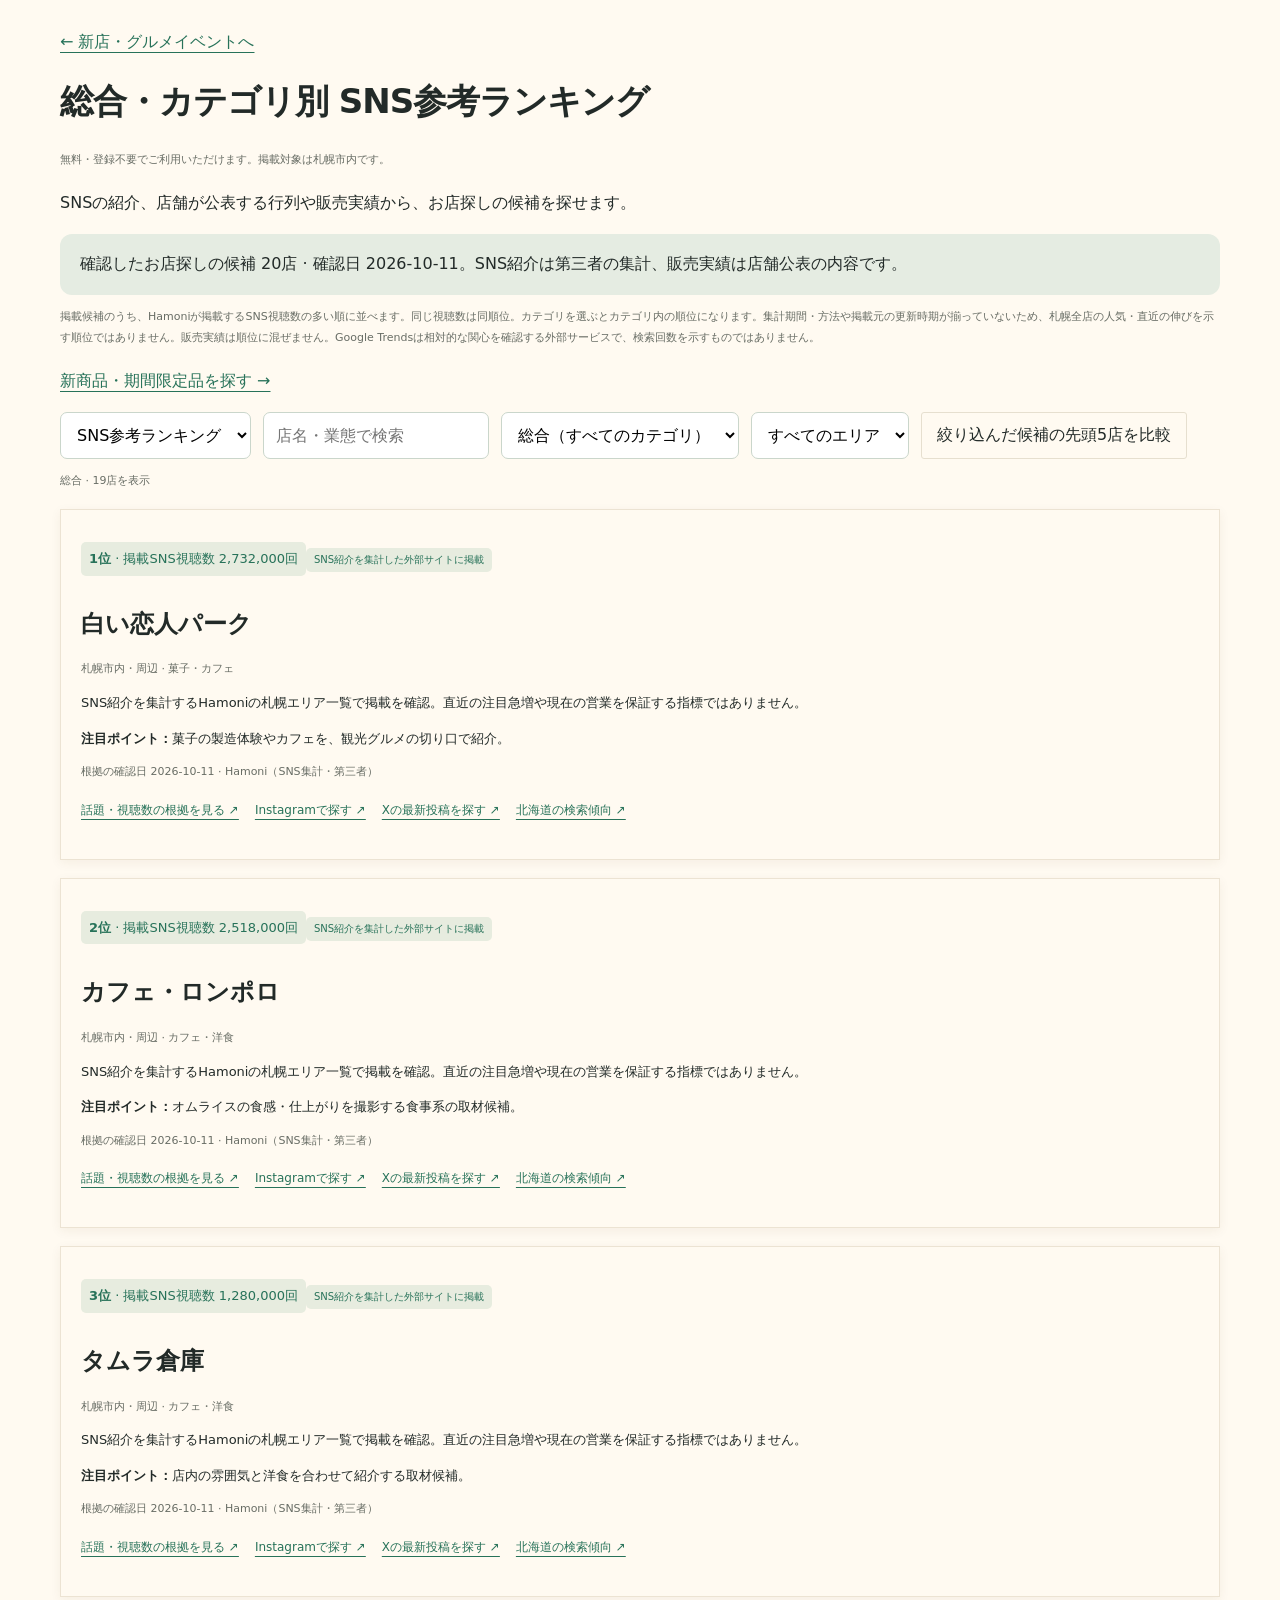
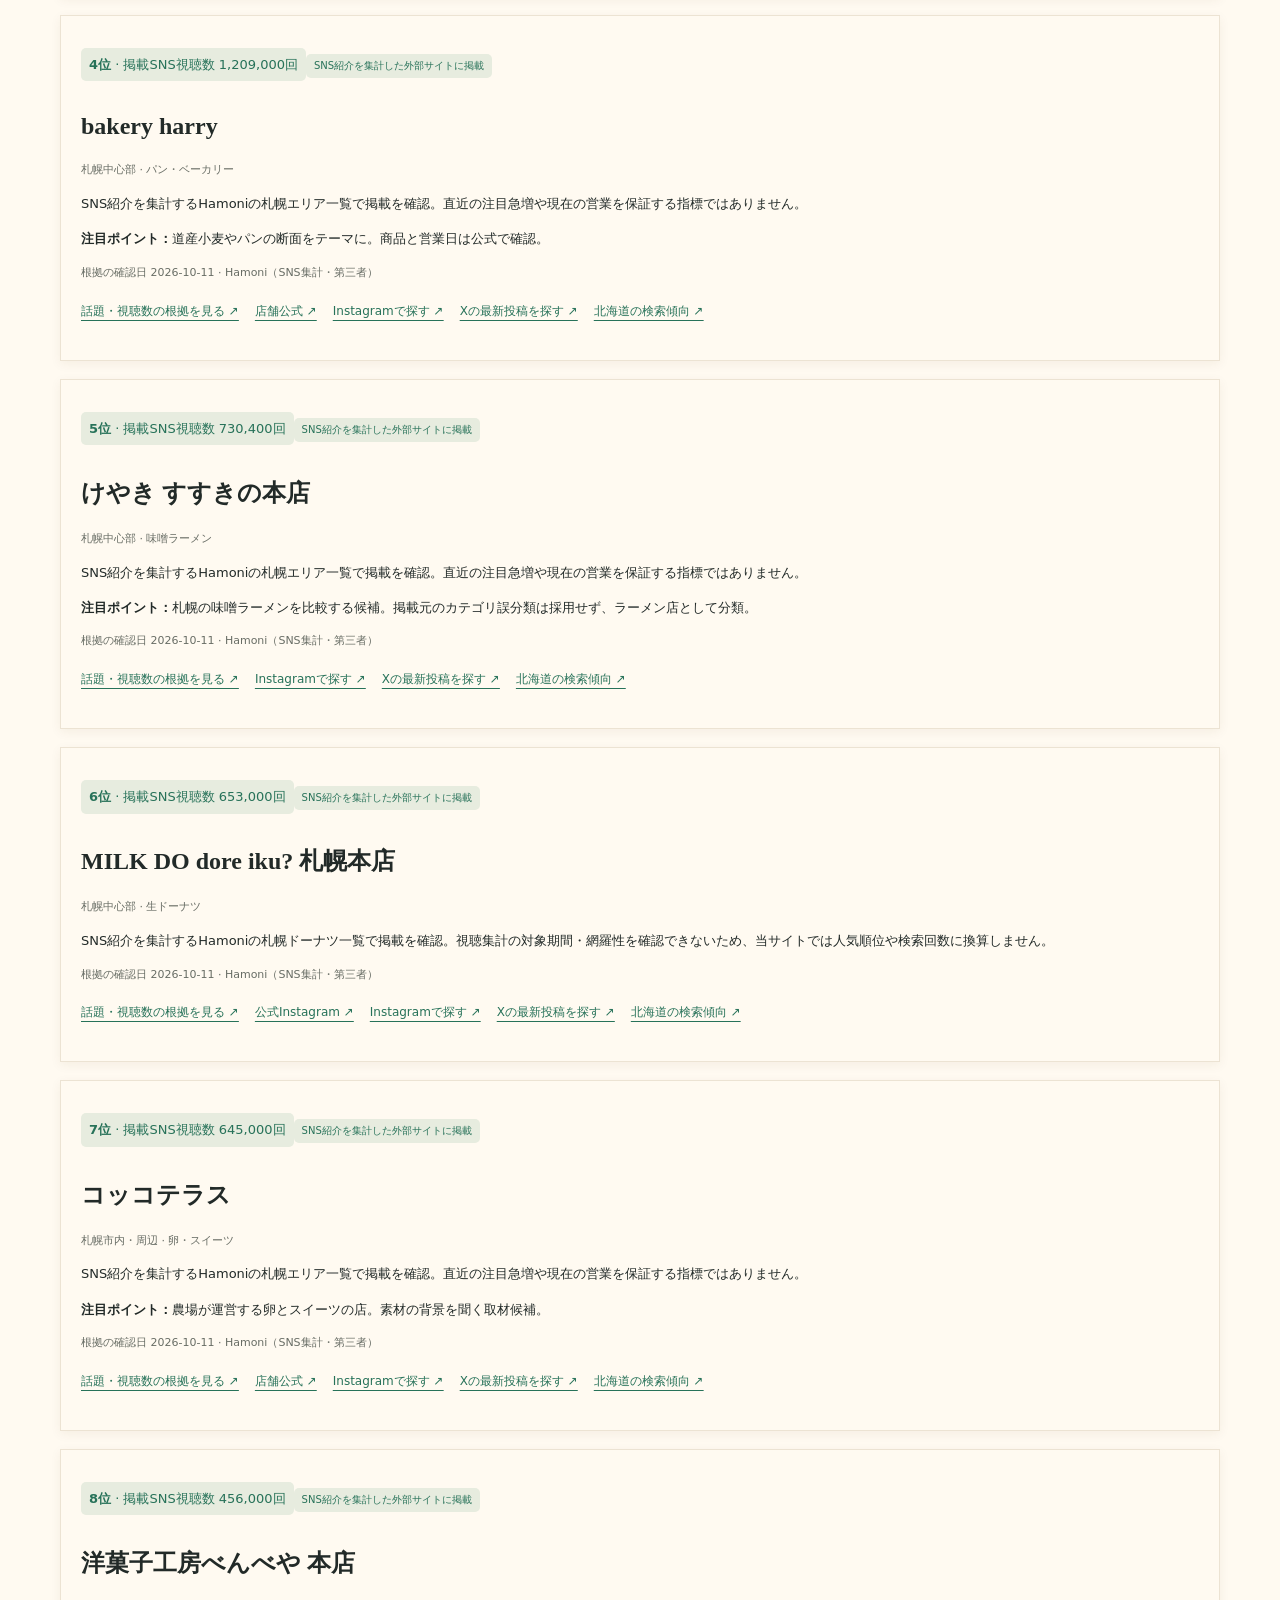
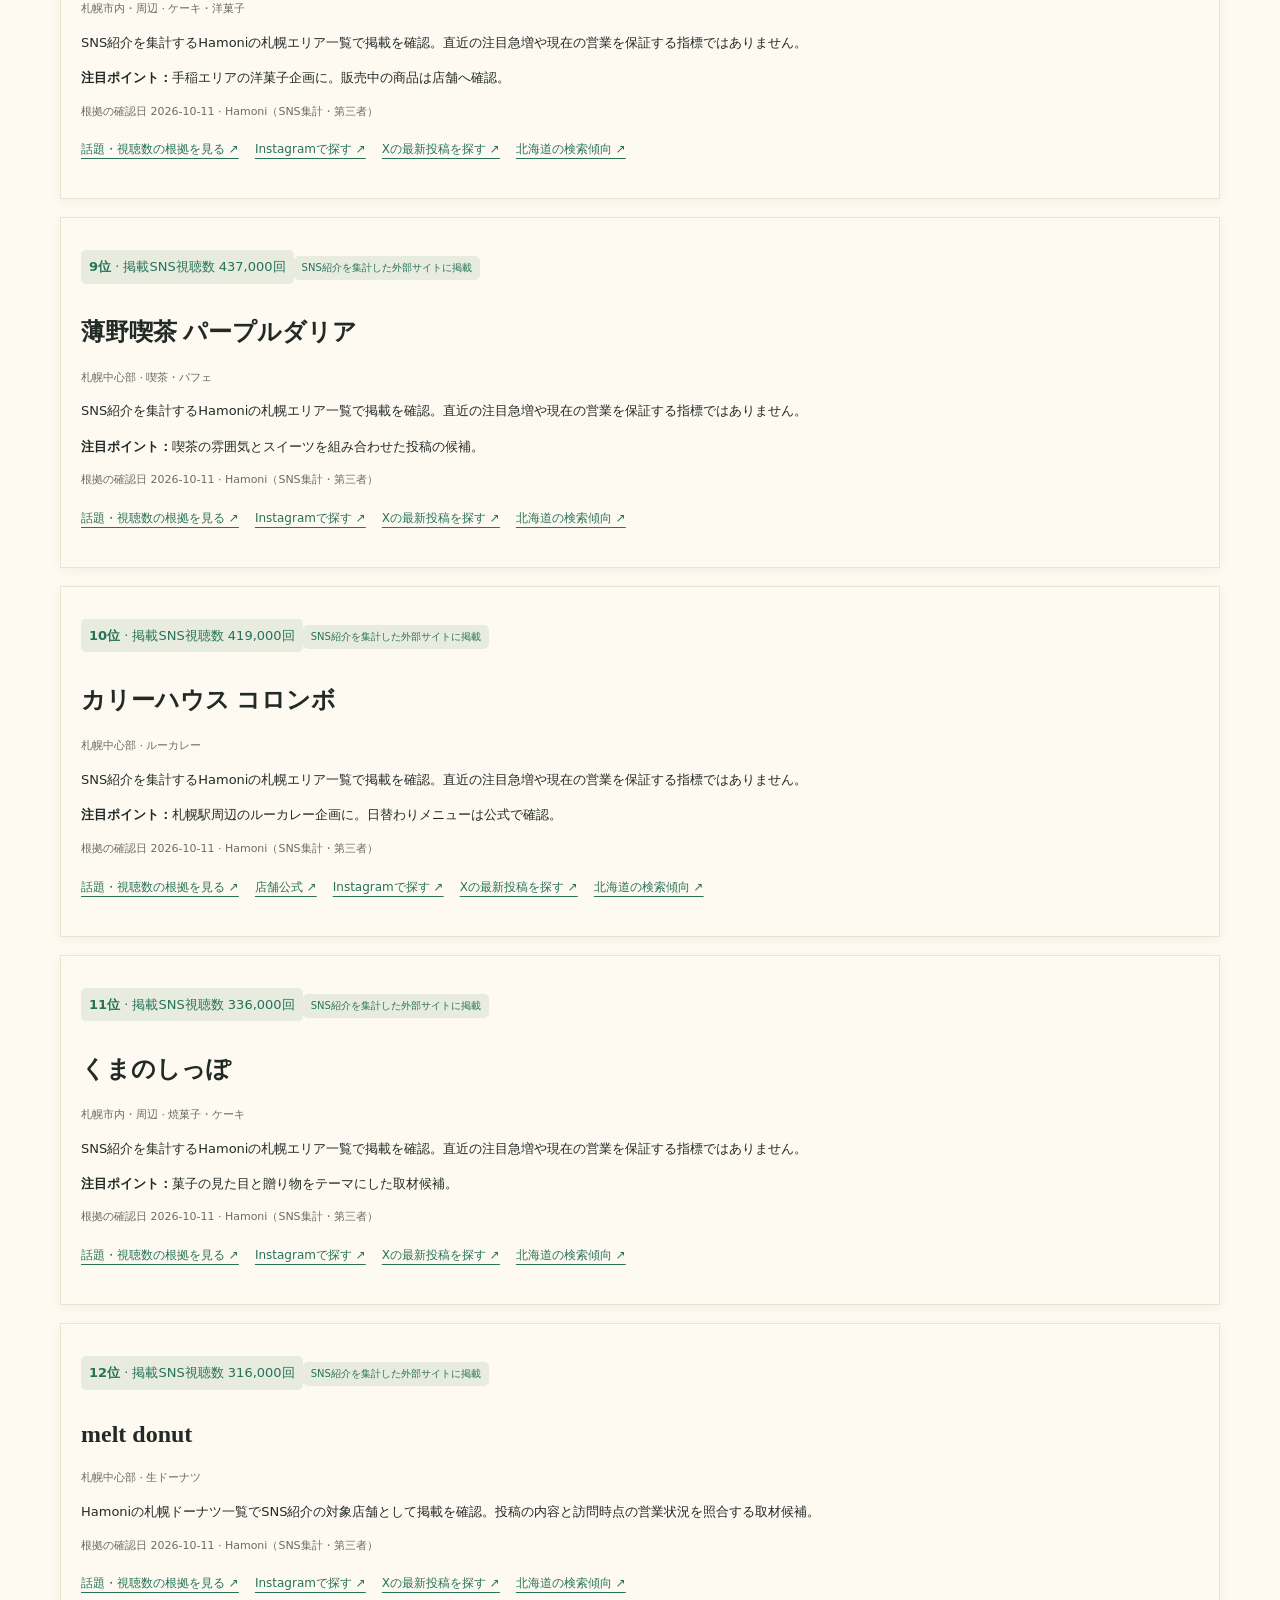
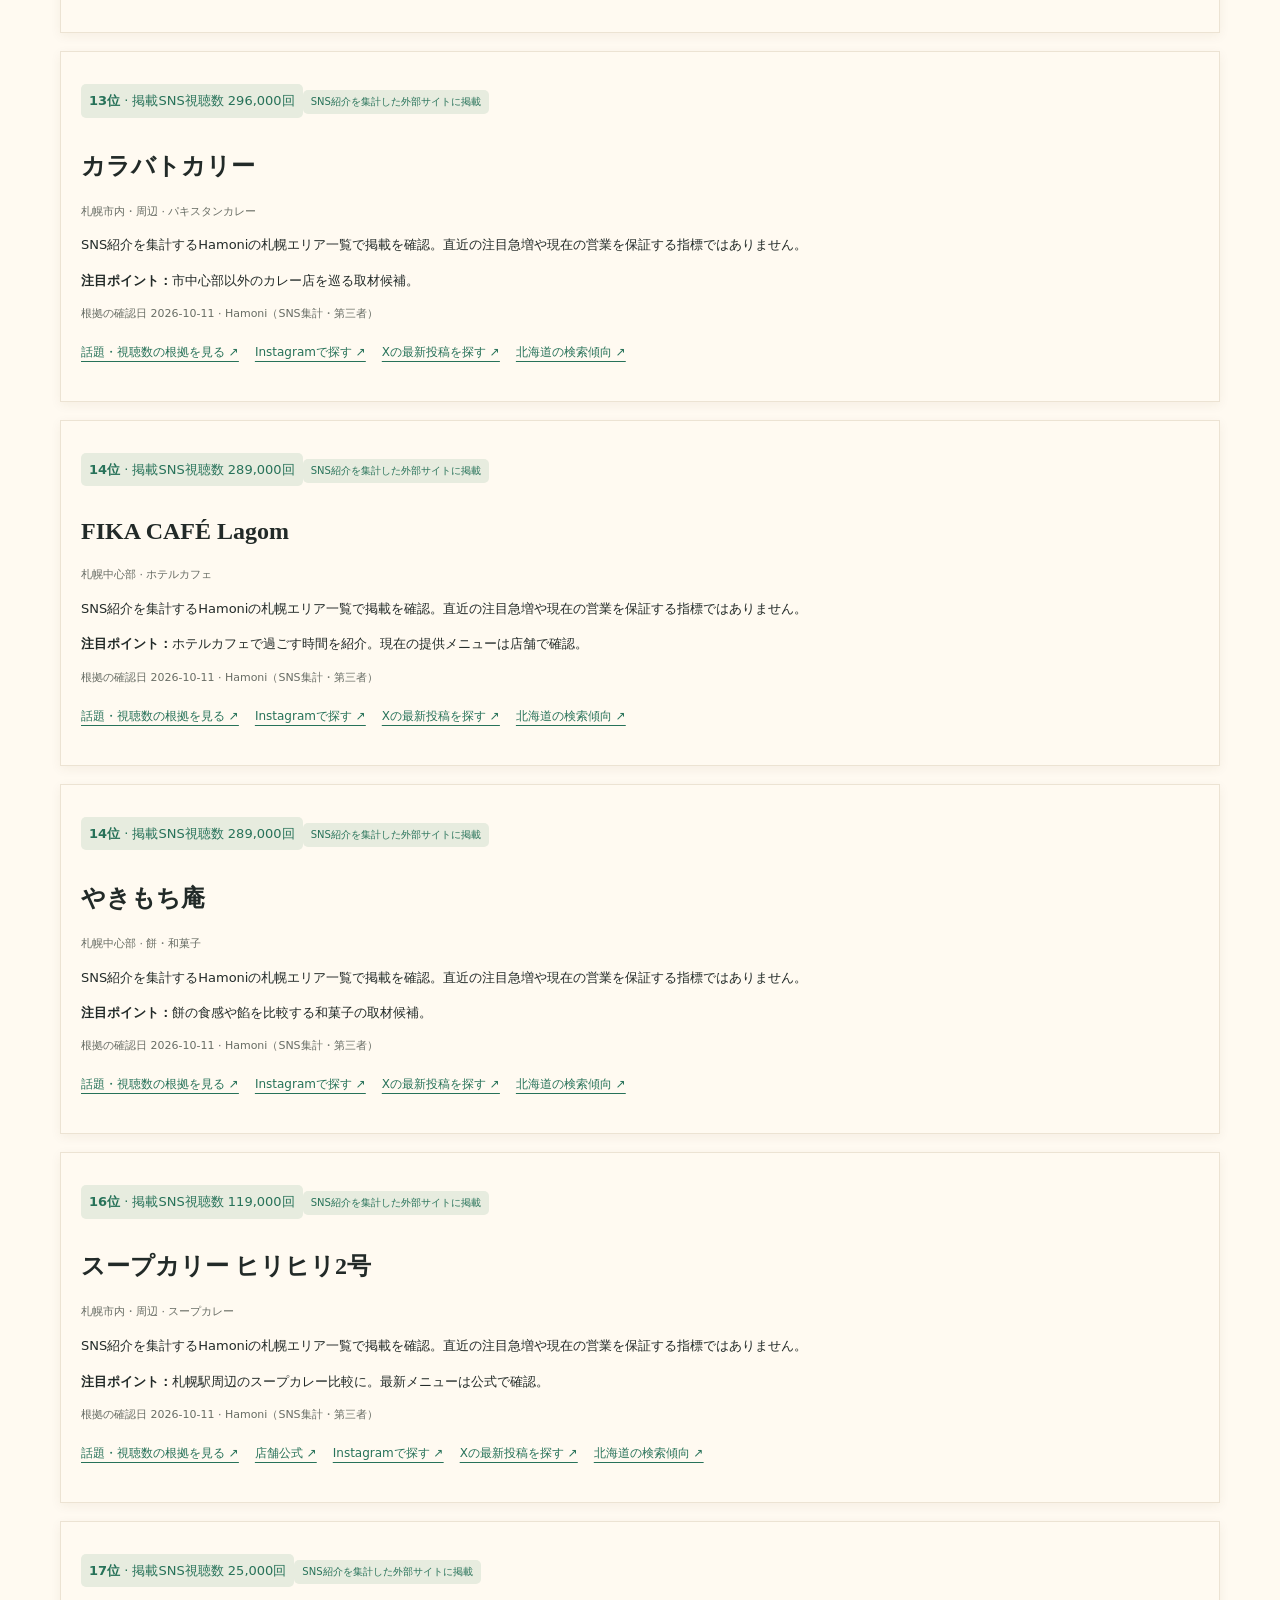
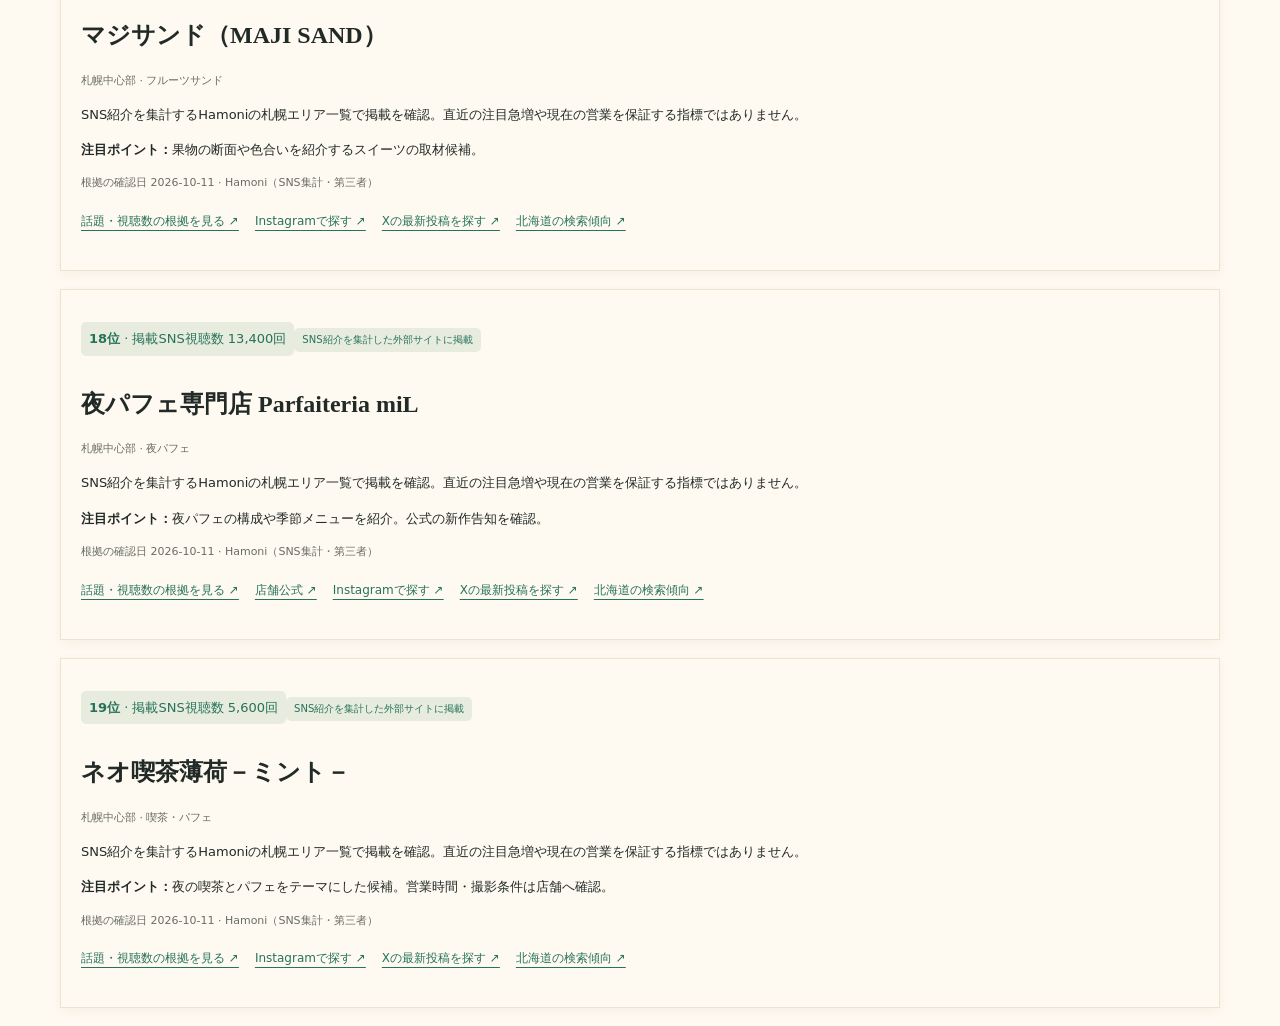
<file: public/popular.html>
<!doctype html><html lang="ja"><meta charset="utf-8"><meta name="viewport" content="width=device-width,initial-scale=1"><title>総合・カテゴリ別ランキング | さっぽろグルメ先どり</title><style>body{margin:0;background:#f5f4ee;color:#172a28;font:16px system-ui}main{max-width:1050px;margin:auto;padding:32px 20px}a{color:#126955}h1{font-size:32px}p{line-height:1.8}.small{font-size:13px;color:#62716a}.card{background:white;padding:24px;margin:18px 0;border:1px solid #dce2d8;border-radius:12px}.tag{background:#e5f0e7;padding:6px 10px;border-radius:5px;font-size:13px}.links{display:flex;gap:16px;flex-wrap:wrap;margin:20px 0}input,button,select{padding:12px;font:inherit;border:1px solid #cad6cb;border-radius:7px;background:white}.filter{display:flex;gap:12px;flex-wrap:wrap}#info{padding:20px;background:#e5ece2;border-radius:12px}</style><link rel="stylesheet" href="editorial.css?v=20261011-photo"><style>main{padding-top:32px}.card{display:block}.card h2{font-family:serif}.card p{margin:12px 0}.card{border-radius:0;background:transparent}nav{margin-bottom:30px}h1{font-size:34px}</style><main><a href="./">← 新店・グルメイベントへ</a><h1>総合・カテゴリ別 SNS参考ランキング</h1><p class="small">無料・登録不要でご利用いただけます。掲載対象は札幌市内です。</p><p>SNSの紹介、店舗が公表する行列や販売実績から、お店探しの候補を探せます。</p><div id="info">掲載準備中…</div><p class="small">掲載候補のうち、Hamoniが掲載するSNS視聴数の多い順に並べます。同じ視聴数は同順位。カテゴリを選ぶとカテゴリ内の順位になります。集計期間・方法や掲載元の更新時期が揃っていないため、札幌全店の人気・直近の伸びを示す順位ではありません。販売実績は順位に混ぜません。Google Trendsは相対的な関心を確認する外部サービスで、検索回数を示すものではありません。</p><p><a href="products.html">新商品・期間限定品を探す →</a></p><div class="filter"><select id="order" aria-label="表示順"><option value="ranking">SNS参考ランキング</option><option value="candidates">お店探しの候補一覧</option></select><input id="q" placeholder="店名・業態で検索" aria-label="話題店を検索"><select id="category" aria-label="業態"><option value="">総合（すべてのカテゴリ）</option><option>スイーツ</option><option>カフェ</option><option>パン</option><option>ラーメン</option><option>カレー</option></select><select id="area" aria-label="エリア"><option value="">すべてのエリア</option><option>札幌中心部</option><option>札幌市内・周辺</option></select><button id="compare">絞り込んだ候補の先頭5店を比較</button></div><p id="count" class="small"></p><div id="list"></div></main><script>
let items=[];const $=id=>document.getElementById(id),esc=v=>String(v??'').replace(/[&<>"']/g,c=>({'&':'&amp;','<':'&lt;','>':'&gt;','"':'&quot;',"'":'&#39;'}[c]));
function link(url,label){try{let u=new URL(url);if(u.protocol!=='https:')return '';return '<a href="'+esc(u.href)+'" target="_blank" rel="noopener">'+esc(label)+' ↗</a>'}catch{return ''}}
function filtered(){let q=$('q').value.toLowerCase(),rows=items.filter(r=>[r.name,r.genre,r.signal].join(' ').toLowerCase().includes(q)&&(!$('category').value||r.category===$('category').value)&&(!$('area').value||r.area===$('area').value));if($('order').value==='ranking')rows=rows.filter(r=>Number.isFinite(r.sns_views)).sort((a,b)=>b.sns_views-a.sns_views);return rows}
function render(){let rows=filtered();$('count').textContent=($('category').value||'総合')+' · '+rows.length+'店を表示';$('list').innerHTML=rows.map(r=>'<article class="card">'+($('order').value==='ranking'?'<p class="tag"><b>'+ (rows.filter(x=>x.sns_views>r.sns_views).length+1)+'位</b> · 掲載SNS視聴数 '+r.sns_views.toLocaleString('ja-JP')+'回</p>':'')+'<span class="tag">'+esc(r.signal)+'</span><h2>'+esc(r.name)+'</h2><p class="small">'+esc(r.area)+' · '+esc(r.genre)+'</p><p>'+esc(r.evidence)+'</p>'+(r.angle?'<p><b>注目ポイント：</b>'+esc(r.angle)+'</p>':'')+(r.campaign?'<p><b>今の注目ポイント：</b>'+esc(r.campaign)+'</p>':'')+'<p class="small">根拠の確認日 '+esc(r.signal_date)+' · '+esc(r.source)+'</p><div class="links">'+link(r.metric_url||r.url,'話題・視聴数の根拠を見る')+link(r.website_url,'店舗公式')+link(r.social_url,'公式Instagram')+link('https://www.instagram.com/explore/search/keyword/?q='+encodeURIComponent(r.keyword),'Instagramで探す')+link('https://x.com/search?q='+encodeURIComponent(r.keyword)+'&f=live','Xの最新投稿を探す')+link('https://trends.google.com/trends/explore?date=today%203-m&geo=JP-01&q='+encodeURIComponent(r.keyword),'北海道の検索傾向')+'</div></article>').join('')||'<p>該当する店舗はありません。</p>'}
['q','category','area','order'].forEach(id=>$(id).oninput=render);$('compare').onclick=()=>window.open('https://trends.google.com/trends/explore?date=today%203-m&geo=JP-01&q='+filtered().slice(0,5).map(r=>encodeURIComponent(r.keyword)).join(','),'_blank','noopener');
fetch('popular.json',{cache:'no-store'}).then(r=>{if(!r.ok)throw Error('load');return r.json()}).then(n=>{items=n.items||[];$('info').textContent='確認したお店探しの候補 '+items.length+'店 · 確認日 '+n.checked_at+'。SNS紹介は第三者の集計、販売実績は店舗公表の内容です。';render()}).catch(()=>{$('info').textContent='情報を読み込めませんでした。再読み込みしてください。'});
</script></html>
</file>
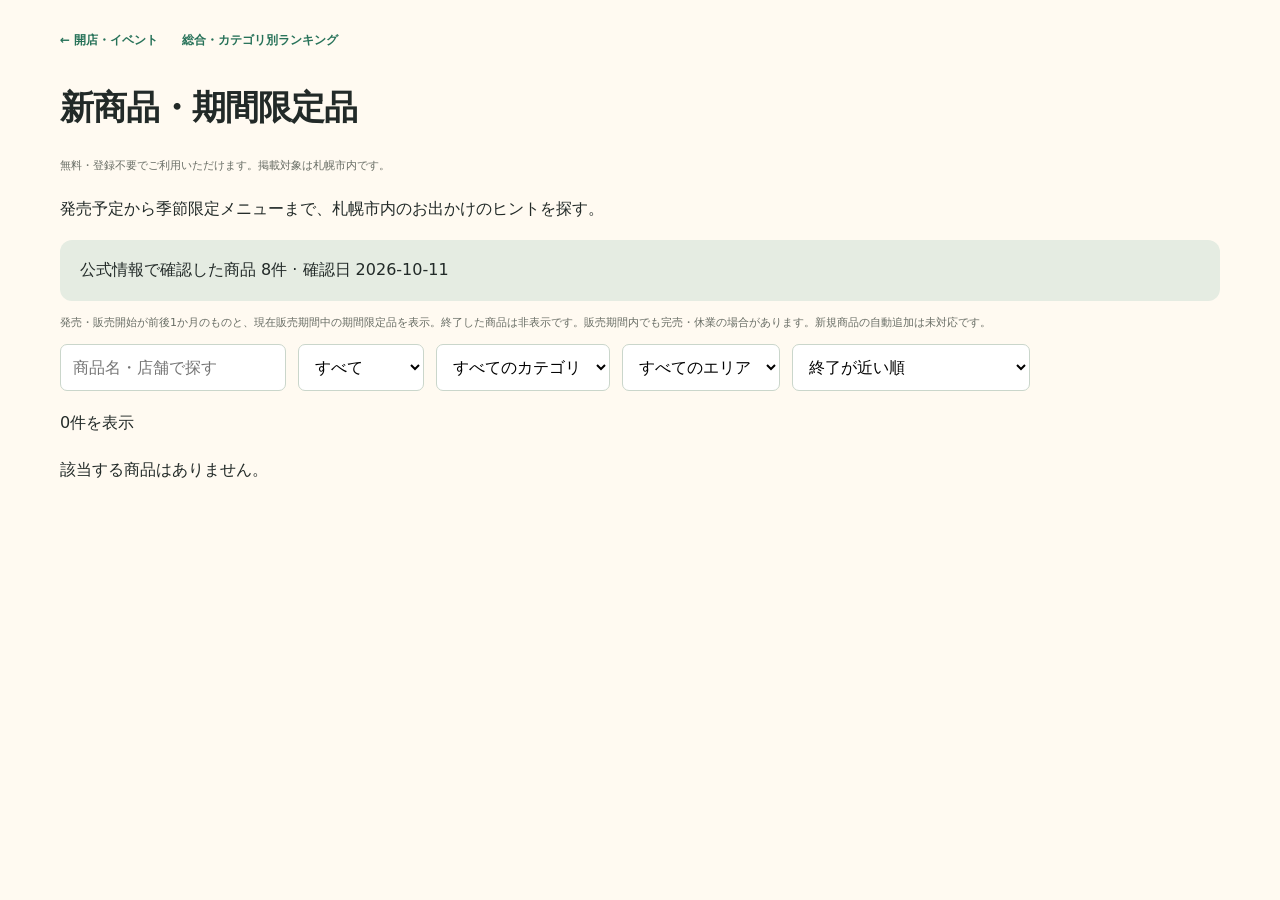
<file: public/products.html>
<!doctype html><html lang="ja"><meta charset="utf-8"><meta name="viewport" content="width=device-width,initial-scale=1"><title>新商品・期間限定品 | さっぽろグルメ先どり</title><style>body{margin:0;background:#f5f4ee;color:#172a28;font:16px system-ui}main{max-width:1050px;margin:auto;padding:32px 20px}a{color:#126955}h1{font-size:32px}p{line-height:1.8}.small{font-size:13px;color:#62716a}.card{background:white;padding:24px;margin:18px 0;border:1px solid #dce2d8;border-radius:12px}.tag{background:#e5f0e7;padding:6px 10px;border-radius:5px;font-size:13px}.links{display:flex;gap:16px;flex-wrap:wrap;margin:20px 0}input,button,select{padding:12px;font:inherit;border:1px solid #cad6cb;border-radius:7px;background:white}.filter{display:flex;gap:12px;flex-wrap:wrap}#info{padding:20px;background:#e5ece2;border-radius:12px}.urgent{background:#fff1dc;color:#895400;padding:10px;border-radius:6px}nav{display:flex;gap:24px;flex-wrap:wrap}h2{font-size:24px}</style><link rel="stylesheet" href="editorial.css?v=20261011-photo"><style>main{padding-top:32px}.card{display:block}.card h2{font-family:serif}.card p{margin:12px 0}.card{border-radius:0;background:transparent}nav{margin-bottom:30px}h1{font-size:34px}</style><main><nav><a href="./">← 開店・イベント</a><a href="popular.html">総合・カテゴリ別ランキング</a></nav><h1>新商品・期間限定品</h1><p class="small">無料・登録不要でご利用いただけます。掲載対象は札幌市内です。</p><p>発売予定から季節限定メニューまで、札幌市内のお出かけのヒントを探す。</p><div id="info">読み込み中…</div><p class="small">発売・販売開始が前後1か月のものと、現在販売期間中の期間限定品を表示。終了した商品は非表示です。販売期間内でも完売・休業の場合があります。新規商品の自動追加は未対応です。</p><div class="filter"><input id="q" aria-label="商品検索" placeholder="商品名・店舗で探す"><select id="kind" aria-label="商品種別"><option value="">すべて</option><option value="new">新商品</option><option value="limited">期間限定品</option></select><select id="category" aria-label="カテゴリ"><option value="">すべてのカテゴリ</option><option>スイーツ</option><option>パン</option><option>飲料・食品</option></select><select id="area" aria-label="エリア"><option value="">すべてのエリア</option><option>札幌中心部</option><option>札幌市内・周辺</option></select><select id="order" aria-label="並べ方"><option value="end">終了が近い順</option><option value="start">発売・販売開始が新しい順</option></select></div><p id="count"></p><div id="list"></div></main><script>
let items=[];const $=id=>document.getElementById(id),esc=v=>String(v??'').replace(/[&<>"']/g,c=>({'&':'&amp;','<':'&lt;','>':'&gt;','"':'&quot;',"'":'&#39;'}[c]));
function today(){return new Intl.DateTimeFormat('sv-SE',{timeZone:'Asia/Tokyo'}).format(new Date())}
function day(d){return Date.parse(d+'T00:00:00+09:00')}
function delta(d){return Math.round((day(d)-day(today()))/86400000)}
function monthShift(d,n){let [y,m,k]=d.split('-').map(Number),dt=new Date(Date.UTC(y,m-1+n,1)),last=new Date(Date.UTC(dt.getUTCFullYear(),dt.getUTCMonth()+1,0)).getUTCDate();dt.setUTCDate(Math.min(k,last));return dt.toISOString().slice(0,10)}
function visible(r){let t=today();return ['札幌中心部','札幌市内・周辺'].includes(r.area)&&(!r.end||r.end>=t)&&r.start<=monthShift(t,1)&&(r.start>=monthShift(t,-1)||(r.limited&&r.end>=t))}
function filtered(){let q=$('q').value.toLowerCase();return items.filter(r=>visible(r)&&[r.name,r.brand,r.stores].join(' ').toLowerCase().includes(q)&&(!$('category').value||r.category===$('category').value)&&(!$('area').value||r.area===$('area').value)&&(!$('kind').value||($('kind').value==='limited'?r.limited:r.kind==='新商品'))).sort((a,b)=>$('order').value==='end'?(a.end||'9999').localeCompare(b.end||'9999')||b.start.localeCompare(a.start):b.start.localeCompare(a.start))}
function link(url,label){try{let u=new URL(url);if(u.protocol!=='https:')return '';return '<a target="_blank" rel="noopener" href="'+esc(u.href)+'">'+esc(label)+' ↗</a>'}catch{return ''}}
function countdown(r){let n=delta(r.start);if(n>0)return '販売開始まであと'+n+'日';if(n===0)return '本日販売開始'+(r.end?' · 終了まであと'+delta(r.end)+'日':'');if(r.end)return delta(r.end)===0?'本日販売最終日':'販売期間中 · 終了まであと'+delta(r.end)+'日';return '発売済み · 終了日未公表'}
function render(){let rows=filtered();$('count').textContent=rows.length+'件を表示';$('list').innerHTML=rows.map(r=>'<article class="card"><span class="tag">'+esc(r.kind)+'</span><h2>'+esc(r.name)+'</h2><p class="small">'+esc(r.brand)+' · '+esc(r.category)+' · '+esc(r.area)+'</p><p class="urgent">'+esc(countdown(r))+'</p><p>販売開始 '+esc(r.start)+' ／ 終了 '+esc(r.end||'未公表')+'</p><p><b>'+esc(r.price)+'</b></p><p>'+esc(r.description)+'</p><p><b>販売店舗：</b>'+esc(r.stores)+'</p>'+(r.note?'<p class="small">'+esc(r.note)+'</p>':'')+'<div class="links">'+link(r.url,'公式発表・販売条件')+link(r.website_url,'公式サイト')+(r.phone&&/^\d{10,11}$/.test(r.phone)?'<a href="tel:'+r.phone+'">電話で確認</a>':'')+(r.email&&/^[\w.+-]+@[\w.-]+$/.test(r.email)?'<a href="mailto:'+esc(r.email)+'">店舗へ問い合わせ</a>':'')+'</div><p class="small">'+esc(r.source)+' · 情報確認日 '+esc(r.checked_at)+'</p></article>').join('')||'<p>該当する商品はありません。</p>'}
['q','kind','category','area','order'].forEach(id=>$(id).oninput=render);
fetch('products.json',{cache:'no-store'}).then(r=>{if(!r.ok)throw Error('load');return r.json()}).then(n=>{items=(n.items||[]).map(r=>({...r,checked_at:r.checked_at||n.checked_at}));$('info').textContent='公式情報で確認した商品 '+items.length+'件 · 確認日 '+n.checked_at;render()}).catch(()=>{$('info').textContent='情報を読み込めませんでした。再読み込みしてください。'});
</script></html>
</file>
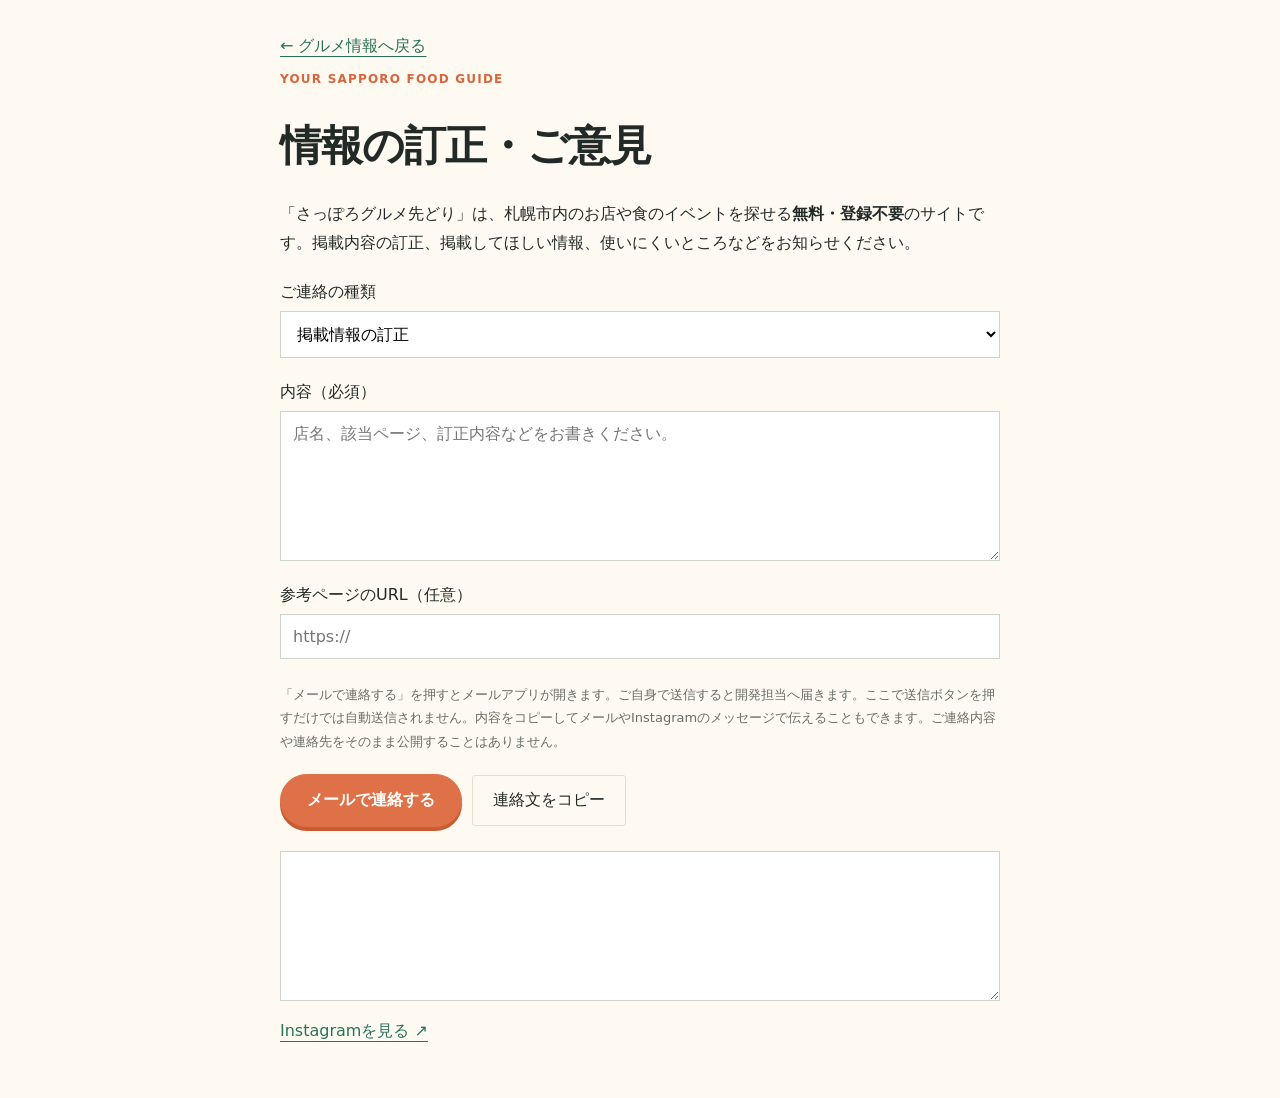
<file: public/survey.html>
<!doctype html><html lang="ja"><head><meta charset="utf-8"><meta name="viewport" content="width=device-width,initial-scale=1"><title>情報の訂正・ご意見 | さっぽろグルメ先どり</title><link rel="stylesheet" href="editorial.css?v=20261011-map"><style>main{max-width:760px;margin:auto;padding:36px 20px}label{display:block;margin:24px 0}input,select,textarea,button{font:inherit}textarea,input,select{box-sizing:border-box;display:block;width:100%;padding:12px;margin-top:8px;border:1px solid #ccd5ca;background:white}textarea{min-height:150px}button{padding:14px 20px;cursor:pointer;margin:8px 10px 8px 0}p{line-height:1.8}.small{font-size:13px}</style></head><body><main><a href="./">← グルメ情報へ戻る</a><p class="eyebrow">YOUR SAPPORO FOOD GUIDE</p><h1>情報の訂正・ご意見</h1><p>「さっぽろグルメ先どり」は、札幌市内のお店や食のイベントを探せる<strong>無料・登録不要</strong>のサイトです。掲載内容の訂正、掲載してほしい情報、使いにくいところなどをお知らせください。</p><form id="feedback"><label>ご連絡の種類<select name="kind"><option>掲載情報の訂正</option><option>お店・イベントの情報提供</option><option>サイトの使い方・改善のご意見</option><option>その他</option></select></label><label>内容（必須）<textarea name="message" required maxlength="2000" placeholder="店名、該当ページ、訂正内容などをお書きください。"></textarea></label><label>参考ページのURL（任意）<input name="source" type="url" maxlength="600" placeholder="https://"></label><p class="small">「メールで連絡する」を押すとメールアプリが開きます。ご自身で送信すると開発担当へ届きます。ここで送信ボタンを押すだけでは自動送信されません。内容をコピーしてメールやInstagramのメッセージで伝えることもできます。ご連絡内容や連絡先をそのまま公開することはありません。</p><button class="primary" type="submit">メールで連絡する</button><button type="button" id="copy">連絡文をコピー</button><p id="status" role="status"></p><textarea id="answer" aria-label="連絡文" readonly hidden></textarea></form><p><a href="https://www.instagram.com/sapporo.gourmet.radar/" target="_blank" rel="noopener">Instagramを見る ↗</a></p></main><script>
const form=document.getElementById('feedback');function answer(){let f=new FormData(form);return 'さっぽろグルメ先どりへの連絡\n\n種類：'+f.get('kind')+'\n\n'+f.get('message')+'\n\n参考URL：'+(f.get('source')||'なし')}
form.addEventListener('submit',e=>{e.preventDefault();if(!form.reportValidity())return;location.href='mailto:yasu.susukino@gmail.com?subject='+encodeURIComponent('【さっぽろグルメ先どり】情報の訂正・ご意見')+'&body='+encodeURIComponent(answer());document.getElementById('status').textContent='メールアプリで内容を確認して送信してください。'});
document.getElementById('copy').onclick=async()=>{if(!form.reportValidity())return;let a=document.getElementById('answer');a.hidden=false;a.value=answer();try{await navigator.clipboard.writeText(a.value);document.getElementById('status').textContent='連絡文をコピーしました。'}catch{a.select();document.getElementById('status').textContent='連絡文を選択しました。コピーしてください。'}};
</script></body></html>
</file>
<file: public/editorial.css>
:root{--ink:#222a28;--green:#285748;--paper:#f7f4ec;--line:#d9d6ca;--muted:#686d65;--accent:#ac5135}*{box-sizing:border-box}html{scroll-behavior:smooth;scroll-padding-top:24px}body{margin:0;background:var(--paper);color:var(--ink);font-family:'Hiragino Kaku Gothic ProN','Yu Gothic',system-ui,sans-serif}a{color:var(--green);text-underline-offset:5px}button,input,select,textarea{font:inherit}button,a{cursor:pointer}button{background:transparent;border:1px solid var(--line);color:var(--ink);padding:11px 15px;border-radius:3px}button:hover,a:hover{color:var(--accent)}button:focus-visible,a:focus-visible,input:focus-visible,summary:focus-visible,select:focus-visible,textarea:focus-visible{outline:3px solid var(--accent);outline-offset:4px}header{max-width:1400px;margin:auto;padding:26px 5%;display:flex;justify-content:space-between;align-items:center;gap:24px;border-bottom:1px solid var(--line)}.brand{display:flex;align-items:center;gap:12px;text-decoration:none;color:var(--ink);font-weight:800;font-size:20px;white-space:nowrap}.brand-mark{background:var(--green);color:var(--paper);font-family:serif;font-size:30px;padding:4px 12px}.brand small{display:block;font-size:9px;letter-spacing:1.5px;font-weight:500;margin-top:6px}nav{display:flex;gap:24px;align-items:center;font-size:12px}nav a{text-decoration:none}.nav-survey{border-bottom:1px solid var(--green);padding-bottom:6px}main{max-width:1240px;padding:0 40px;margin:auto}.hero{display:grid;grid-template-columns:1.4fr 1fr;gap:65px;padding:72px 0 66px}.eyebrow{font-size:12px;letter-spacing:1.8px;font-weight:700;color:var(--accent)}h1{font-family:'Yu Mincho','Hiragino Mincho ProN',serif;font-size:clamp(30px,3.8vw,49px);line-height:1.6;letter-spacing:-1px;margin:20px 0}p{line-height:1.95}.lead{font-size:15px;color:#535b53}.hero-actions{display:flex;gap:25px;align-items:center;margin:30px 0;font-size:13px}.primary{display:inline-block;background:var(--green);color:white;border:1px solid var(--green);padding:15px 22px;text-decoration:none;border-radius:2px}.primary:hover{background:#1c4035;color:white}.metrics{display:flex;gap:26px;font-size:11px;color:var(--muted);padding-top:20px;border-top:1px solid var(--line)}.metrics strong{font-weight:600;color:var(--ink);font-size:15px;margin:0 6px}.brief{background:#e6e9df;border-top:4px solid var(--green);padding:27px 30px;align-self:center;position:relative}.edition{font-size:10px;letter-spacing:2px;color:var(--green)}.desk-title{font-family:serif;font-size:30px;line-height:1.7;margin:16px 0 20px}.desk-title em{font-style:normal;color:var(--green)}.desk-line{border-top:1px solid #c6ccbe;display:flex;align-items:center;gap:20px}.desk-line span{font:italic 26px Georgia,serif;color:#8c9c85}.desk-line p{font-size:12px;line-height:1.7;margin:12px 0}.brief small{display:block;font-size:10px;line-height:1.7;margin-top:10px;color:var(--muted)}.section-heading{display:flex;align-items:end;justify-content:space-between;gap:20px;margin:0 0 25px}.section-heading h2{font-family:serif;font-size:28px;margin:12px 0 0}.section-heading p{font-size:11px;color:var(--muted);margin:0}.week{padding:36px 0 40px;border-top:1px solid var(--ink)}.week-list{display:grid;grid-template-columns:repeat(3,1fr);gap:0}.week-card{padding:22px 28px 16px 0;position:relative;border-right:1px solid var(--line)}.week-card+.week-card{padding-left:28px}.week-card:last-child{border-right:0}.week-number{font:italic 42px Georgia,serif;color:#ccc7b7;display:block;margin-bottom:15px}.week-label{font-size:11px;color:var(--accent);font-weight:700}.week-card h3{font-size:19px;line-height:1.6;margin:14px 0}.week-card p{font-size:12px;margin:8px 0}.week-card a{display:block;font-size:12px;margin:18px 0}.week-card button{font-size:11px}.routes{display:grid;grid-template-columns:1fr 1fr;gap:24px;margin:15px 0 70px}.routes>a{border-top:2px solid var(--green);border-bottom:1px solid var(--line);padding:24px 0;color:var(--ink);text-decoration:none}.routes span{font-size:10px;letter-spacing:2px;color:var(--green)}.routes h2{font-size:20px;margin:13px 0}.routes h2 b{float:right;color:var(--green)}.routes p{font-size:12px;color:var(--muted);margin:0}.toolbar{border-top:1px solid var(--line);border-bottom:1px solid var(--line);padding:22px 0}.line{display:flex;gap:10px;flex-wrap:wrap;align-items:center}.line+.line{margin-top:16px}#types button{border:0;padding:10px 16px}.active{background:var(--green);color:white}.line input{flex:1;min-width:180px;padding:13px;border:1px solid var(--line);background:#fffdf8;border-radius:3px}.line select{max-width:100%;padding:12px;border:1px solid var(--line);background:#fffdf8;border-radius:3px}.results{display:flex;justify-content:space-between;gap:20px;margin:25px 0 16px;font-size:13px}.small{font-size:11px;color:var(--muted)}.grid{display:grid;grid-template-columns:repeat(2,1fr);gap:0 30px}.card{border-top:1px solid var(--line);padding:25px 0;display:flex;flex-direction:column;gap:11px;min-width:0}.card h3{font-family:serif;font-size:22px;line-height:1.5;margin:0}.tag{font-size:10px;color:var(--green);background:#e7ecdf;padding:5px 8px;display:inline-block}.tag.close{background:#f0e2d7;color:#924326}.date{font-size:12px;font-weight:600}.card p{font-size:13px;margin:0}.card a{font-size:12px;overflow-wrap:anywhere}.meta{font-size:11px;color:var(--muted);padding:8px 0;line-height:1.8}.actions{display:flex;gap:12px;align-items:center;flex-wrap:wrap}.actions button{font-size:11px}details{border-top:1px dashed var(--line);margin-top:5px;padding-top:12px}summary{font-size:12px;cursor:pointer;color:var(--green)}.note{width:100%;margin-top:12px;padding:12px;border:1px solid var(--line);background:#fffdf8;min-height:85px;font-size:12px;border-radius:3px}.purpose{display:grid;grid-template-columns:1fr 1.2fr;gap:50px;border-top:1px solid var(--ink);padding:45px 0;margin-top:55px}.purpose h2{font-family:serif;font-size:27px;line-height:1.7;margin:16px 0}.purpose p{font-size:13px;margin:0 0 18px}.purpose .small{font-size:11px}.feedback{background:#e6e9df;padding:30px;display:grid;grid-template-columns:1fr auto;align-items:center;gap:15px 30px}.feedback h2{font-family:serif;font-size:25px;line-height:1.6;margin:12px 0}.feedback p{font-size:13px;margin:10px 0}.feedback>.small{grid-column:1/-1;font-size:11px}footer{padding:40px 0;font-size:11px;color:var(--muted)}.footer-top{display:flex;justify-content:space-between;align-items:center}.footer-top button{font-size:11px}dialog{max-width:550px;width:calc(100% - 32px);border:0;padding:28px;background:var(--paper);box-shadow:0 20px 80px #0005}dialog::backdrop{background:#0007}dialog button{margin:12px 6px 0 0}h2,h3,p{overflow-wrap:anywhere}@media(max-width:1000px){header{flex-wrap:wrap}nav{gap:20px}.hero{gap:30px;padding:45px 0}.hero-actions{gap:14px}.brief{padding:22px}.desk-title{font-size:26px}}@media(max-width:700px){header{padding:20px}.brand{font-size:18px}nav{gap:15px;font-size:11px;flex-wrap:wrap}main{padding:0 20px}.hero{grid-template-columns:1fr;gap:24px;padding:36px 0}h1{font-size:32px;letter-spacing:-.5px}.lead br{display:none}.brief{padding:22px}.desk-title{font-size:25px}.desk-line{display:inline-flex;width:100%;gap:16px}.section-heading{align-items:start;flex-direction:column;gap:12px}.section-heading p br{display:none}.week-list,.routes,.grid,.purpose,.feedback{grid-template-columns:1fr}.week-card,.week-card+.week-card{padding:20px 0;border-right:0;border-bottom:1px solid var(--line)}.week-number{float:right;font-size:36px}.routes{gap:12px;margin-bottom:45px}.routes h2{font-size:19px}.results{flex-wrap:wrap;gap:8px}.purpose{gap:12px;margin-top:30px;padding:30px 0}.feedback{padding:24px;gap:10px}.feedback .primary{justify-self:start}.footer-top{gap:15px;flex-wrap:wrap}.hero-actions{flex-wrap:wrap}.metrics{flex-wrap:wrap;gap:12px}#types{gap:2px}#types button{padding:10px 9px}.line select{flex:1}.card h3{font-size:22px}}

/* Photo and illustration edition */
:root{--paper:#fffaf1;--green:#277259;--accent:#d6663e;--line:#e6dfcf}header{border-top:7px solid #df7145;border-bottom:0;background:#fffdf7;max-width:none;padding-left:max(5%,calc((100vw - 1240px)/2));padding-right:max(5%,calc((100vw - 1240px)/2))}.brand-mark{border-radius:50%;font-size:28px;padding:6px 13px;background:#dd7149}.brand{font-size:22px}.brand small{color:#95816a}nav{font-weight:700}.hero{grid-template-columns:1fr 1.05fr;gap:48px;min-height:560px;padding:54px 0 42px;align-items:center}h1{font-family:'Hiragino Kaku Gothic ProN','Yu Gothic',system-ui,sans-serif;font-weight:800;font-size:clamp(30px,3.3vw,43px);line-height:1.65;letter-spacing:-1px}.headline-highlight{background:linear-gradient(transparent 75%,#f9d796 75%);padding-bottom:2px}.lead{font-size:14px;line-height:2.2}.eyebrow{letter-spacing:1.2px}.primary{border-radius:28px;background:#de7147;border-color:#de7147;padding:15px 26px;font-weight:700;box-shadow:0 4px 0 #c85c32}.primary:hover{background:#b6512f}.metrics{border:0;padding-top:8px}.photo-desk{position:relative;min-height:490px;padding:14px 90px 40px 0}.photo-desk figure{margin:0;background:#fff;padding:10px 10px 15px;border-radius:16px;box-shadow:0 9px 26px #543c2420}.photo-desk img{display:block;width:100%;object-fit:cover;border-radius:9px}.cafe-photo{transform:rotate(-3deg);width:100%}.cafe-photo img{height:235px}.photo-desk figcaption{padding:12px 5px 0}.photo-desk figcaption span{display:block;color:var(--accent);font-size:10px;font-weight:700;margin-bottom:6px}.photo-desk figcaption strong{font-size:14px;display:block}.photo-desk figcaption small{font-size:10px;color:var(--muted);display:block;margin-top:7px}.photo-desk .parfait-photo{position:absolute;right:0;bottom:22px;width:220px;transform:rotate(5deg)}.parfait-photo img{height:240px;object-position:center 58%}.photo-sticker{display:block;position:absolute;z-index:2;right:35px;top:0;background:#f5ce75;color:#5b4622;border-radius:40%;padding:16px 19px;font-size:12px;font-weight:700;transform:rotate(7deg);border:2px solid #fff7e5}.photo-credit-link{position:absolute;bottom:0;left:8px;font-size:10px;color:var(--muted)}.illustration-strip{position:relative;display:grid;grid-template-columns:230px 1fr;align-items:center;gap:20px;background:#f9edda;border-radius:22px;margin:12px 0 55px;padding:25px 30px 34px;overflow:hidden}.illustration-strip h2{font-size:22px;line-height:1.7;font-family:inherit;margin:12px 0}.illustration-strip a{font-size:12px;font-weight:700}.illustration-strip img{width:100%;height:190px;object-fit:cover;object-position:center;border-radius:12px;mix-blend-mode:multiply}.illustration-strip small{position:absolute;right:30px;bottom:12px;font-size:9px;color:#907e64}.section-heading h2,.purpose h2,.feedback h2{font-family:inherit;font-weight:800}.week{border:0;padding-top:0}.week-list{gap:20px}.week-card,.week-card+.week-card{padding:24px;border:1px solid #ece3d3;border-radius:16px;background:white;box-shadow:0 4px 12px #5a3b1710}.week-card:last-child{border-right:1px solid #ece3d3}.week-number{font-size:30px;color:#dfb176}.week-card h3{font-size:18px}.week-card button{border-radius:20px;background:#faf5e9}.routes>a{border:0;background:#eaf2e5;border-radius:16px;padding:26px}.routes>a:nth-child(2){background:#fff0d7}.toolbar{background:#fff;border:1px solid #ece3d3;border-radius:16px;padding:20px}#types button{border-radius:20px}.grid{gap:20px;margin:22px 0}.card{background:#fff;border:1px solid #ece3d3;border-radius:16px;padding:24px;box-shadow:0 3px 10px #613a1710}.card h3{font-family:inherit;font-size:20px;font-weight:800}.tag{border-radius:5px}.purpose{border-top:2px dashed #decbb0}.feedback{border-radius:20px;background:#f5e6cf}.photo-credits{border-top:1px solid var(--line);padding:20px 0;margin-bottom:22px;font-size:10px;line-height:1.9}.photo-credits p{margin:8px 0}section{scroll-margin-top:25px}@media(max-width:1000px){.hero{gap:24px}.photo-desk{padding-right:55px;min-height:465px}.photo-desk .parfait-photo{width:190px}.cafe-photo img{height:215px}.parfait-photo img{height:205px}.illustration-strip{grid-template-columns:190px 1fr}}@media(max-width:700px){header{padding:18px 20px}.brand{font-size:20px}.hero{grid-template-columns:1fr;padding:30px 0 15px;gap:20px}h1{font-size:29px;letter-spacing:-.7px}.lead{font-size:13px}.photo-desk{min-height:440px;max-width:480px;width:100%;padding:15px 65px 30px 0;margin:auto}.cafe-photo img{height:205px}.photo-desk .parfait-photo{width:185px;bottom:20px}.parfait-photo img{height:200px}.photo-sticker{right:0;font-size:10px}.illustration-strip{grid-template-columns:1fr;padding:22px;margin-top:25px;margin-bottom:35px;gap:8px}.illustration-strip h2{font-size:20px;display:inline}.illustration-strip h2 br{display:none}.illustration-strip .eyebrow{display:block;margin-bottom:8px}.illustration-strip a{display:block;margin-top:12px}.illustration-strip img{height:auto;max-height:190px;object-fit:contain}.illustration-strip small{right:22px;bottom:9px}.week-list{gap:14px}.week-card,.week-card+.week-card{padding:22px}.routes{gap:14px}.routes>a{padding:24px}.grid{gap:15px}.card{padding:22px}.purpose h2{font-size:24px}.feedback h2{font-size:22px}.section-heading h2{font-size:25px}}

/* Geographic browsing */
.area-guide{margin:0 0 60px}.map-layout{display:grid;grid-template-columns:1.6fr 1fr;background:#edf2e7;border-radius:24px;overflow:hidden;border:1px solid #dde5d4}#region-map{height:430px;z-index:0;background:#dce9de}.map-side{padding:35px}.map-side h3{font-size:27px;margin:12px 0}.map-side p{font-size:13px;line-height:2}.map-side .primary{font-size:12px;margin-top:12px}#area-buttons{display:flex;flex-wrap:wrap;gap:8px}#area-buttons button{border-radius:25px;background:white;padding:10px 15px;font-size:12px}.region-pin-wrap{background:transparent;border:0}.region-pin{border-radius:22px;background:white;border:2px solid #277259;padding:8px 12px;font-size:12px;box-shadow:0 3px 10px #0003;font-weight:700;white-space:nowrap;color:#245540}.region-pin.selected,#area-buttons button.selected{background:#277259;color:white}.leaflet-control-attribution{font-size:10px!important}.leaflet-container a{border:0}.area-guide>.small{margin-top:12px}#area-feedback{font-weight:700;color:#277259}.grid{grid-template-columns:repeat(3,minmax(0,1fr))}.card{padding:20px}.card p{font-size:13px;line-height:1.8}.card h3{font-size:19px}.card .small{font-size:11px}.card-photo{margin:-20px -20px 18px;position:relative;border-radius:16px 16px 0 0;overflow:hidden;background:#f5ebda}.card-photo img{width:100%;height:190px;object-fit:cover;display:block}.card-photo figcaption{background:white;padding:8px 14px;font-size:10px;color:#766752}.card-photo a{border:0}.card .date{font-size:13px;margin-top:9px}.card details{margin-top:12px}@media(max-width:1000px){.grid{grid-template-columns:repeat(2,minmax(0,1fr))}.map-side{padding:22px}.map-layout{grid-template-columns:1.3fr 1fr}}@media(max-width:700px){.map-layout{grid-template-columns:1fr}#region-map{height:340px}.map-side{padding:24px}.grid{grid-template-columns:1fr}.card-photo img{height:220px}.region-pin{font-size:10px;padding:8px}.map-side h3{font-size:23px}}

.photo-picks{margin:0 0 55px}.photo-picks-grid{display:grid;grid-template-columns:repeat(3,minmax(0,1fr));gap:20px}.photo-pick{overflow:hidden;background:white;border:1px solid #e6dfcf;border-radius:20px;box-shadow:0 6px 16px #543c2410}.photo-pick>a{display:block;border:0}.photo-pick img{width:100%;height:230px;object-fit:cover;display:block;transition:transform .25s}.photo-pick:hover img{transform:scale(1.025)}.photo-pick div{padding:23px}.photo-pick span{font-size:10px;letter-spacing:1px;color:#c36a43}.photo-pick h3{font-size:18px;line-height:1.6;margin:10px 0 18px;color:#26352d}.photo-pick b{font-size:12px}.photo-picks>.small{margin-top:14px}@media(max-width:700px){.photo-picks-grid{grid-template-columns:1fr}.photo-pick img{height:240px}.photo-pick div{padding:20px}}
</file>
